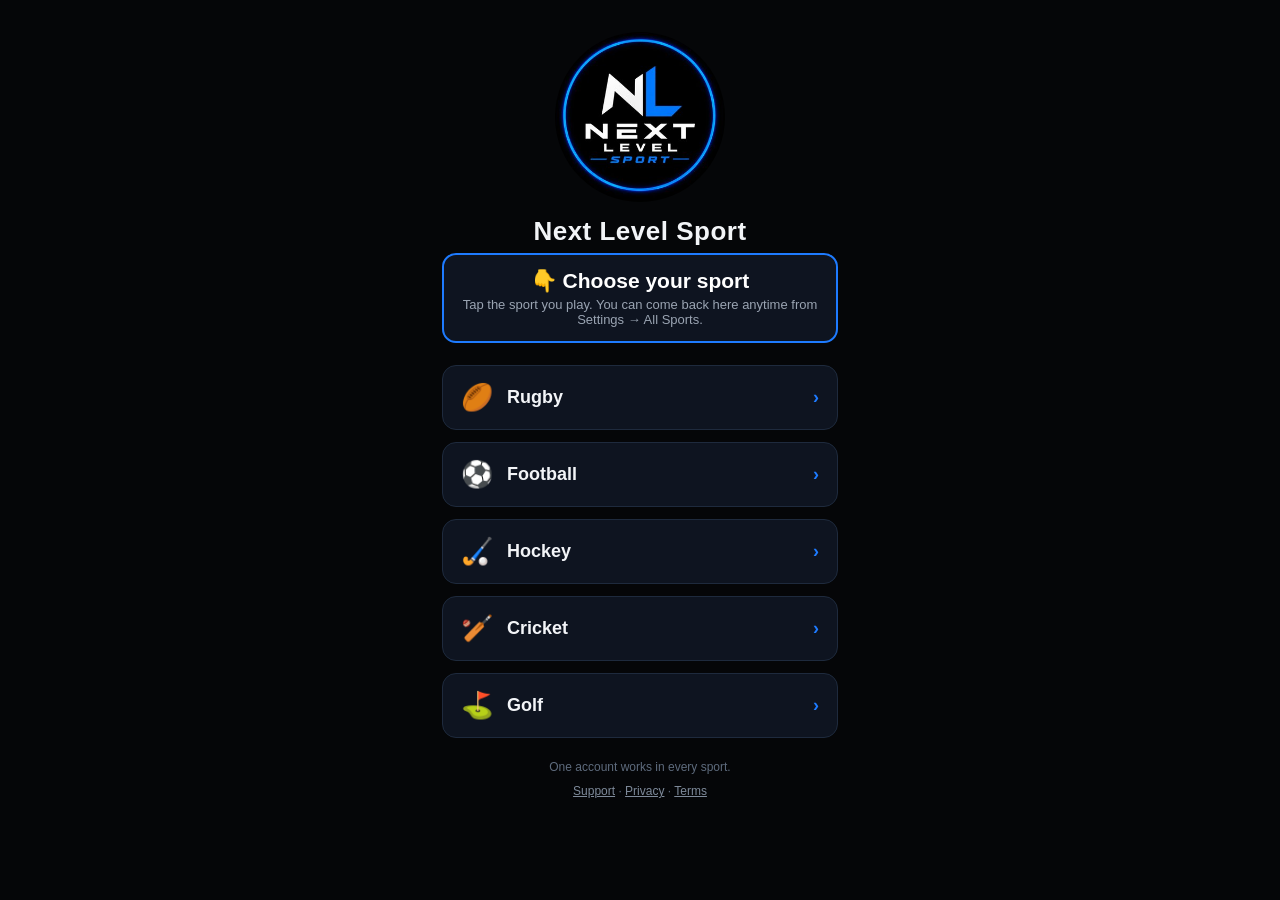
<file: site/index.html>
<!DOCTYPE html>
<html lang="en">
<head>
<meta charset="UTF-8" />
<meta name="viewport" content="width=device-width, initial-scale=1, viewport-fit=cover" />
<meta name="apple-mobile-web-app-capable" content="yes" />
<title>Next Level Sport</title>
<link rel="apple-touch-icon" sizes="180x180" href="apple-touch-icon.png" />
<link rel="icon" type="image/png" sizes="32x32" href="favicon-32.png" />
<link rel="manifest" href="manifest.webmanifest" />
<meta name="apple-mobile-web-app-title" content="Next Level" />
<meta name="theme-color" content="#000000" />
<style>
  :root { box-sizing: border-box; }
  *, *::before, *::after { box-sizing: inherit; }
  html, body { margin: 0; background: #050608; color: #F2F4F7; font-family: -apple-system, BlinkMacSystemFont, "Segoe UI", Roboto, sans-serif; }
  main { max-width: 440px; margin: 0 auto; padding: calc(env(safe-area-inset-top, 0px) + 32px) 22px calc(env(safe-area-inset-bottom, 0px) + 32px); text-align: center; }
  img { width: 170px; height: 170px; border-radius: 50%; display: block; margin: 0 auto 14px; }
  h1 { font-size: 26px; margin: 0 0 6px; letter-spacing: 0.5px; }
  .pick { background: #0E1420; border: 2px solid #1E7BFF; border-radius: 14px; padding: 14px 16px; margin: 4px 0 22px; }
  .pick b { display: block; font-size: 21px; color: #FFFFFF; }
  .pick span { display: block; font-size: 13px; color: #9AA4B2; margin-top: 4px; }
  a.sport { display: flex; align-items: center; gap: 14px; text-decoration: none; color: #F2F4F7; background: #0E1420; border: 1px solid #1E2A3D; border-radius: 14px; padding: 16px 18px; margin-bottom: 12px; font-size: 18px; font-weight: 600; }
  a.sport:hover, a.sport:active { border-color: #1E7BFF; background: #111B2C; }
  a.sport span.e { font-size: 26px; }
  a.sport span.go { margin-left: auto; color: #1E7BFF; }
  small { display: block; color: #5E6B7D; margin-top: 22px; font-size: 12px; }
</style>
</head>
<body>
<main>
  <img src="[data-uri]" alt="Next Level Sport logo" />
  <h1>Next Level Sport</h1>
  <div class="pick"><b>👇 Choose your sport</b><span>Tap the sport you play. You can come back here anytime from Settings → All Sports.</span></div>
  <a class="sport" href="rugby.html"><span class="e">🏉</span>Rugby<span class="go">›</span></a>
  <a class="sport" href="football.html"><span class="e">⚽</span>Football<span class="go">›</span></a>
  <a class="sport" href="hockey.html"><span class="e">🏑</span>Hockey<span class="go">›</span></a>
  <a class="sport" href="cricket.html"><span class="e">🏏</span>Cricket<span class="go">›</span></a>
  <a class="sport" href="golf.html"><span class="e">⛳</span>Golf<span class="go">›</span></a>
  <small>One account works in every sport.</small>
  <small style="margin-top:10px"><a href="support.html" style="color:#7E8A9A">Support</a> · <a href="privacy.html" style="color:#7E8A9A">Privacy</a> · <a href="terms.html" style="color:#7E8A9A">Terms</a></small>
</main>
<script>if("serviceWorker" in navigator&&(location.protocol==="https:"||location.hostname==="localhost"))addEventListener("load",function(){navigator.serviceWorker.register("sw.js").catch(function(){})});</script>
</body>
</html>
</file>
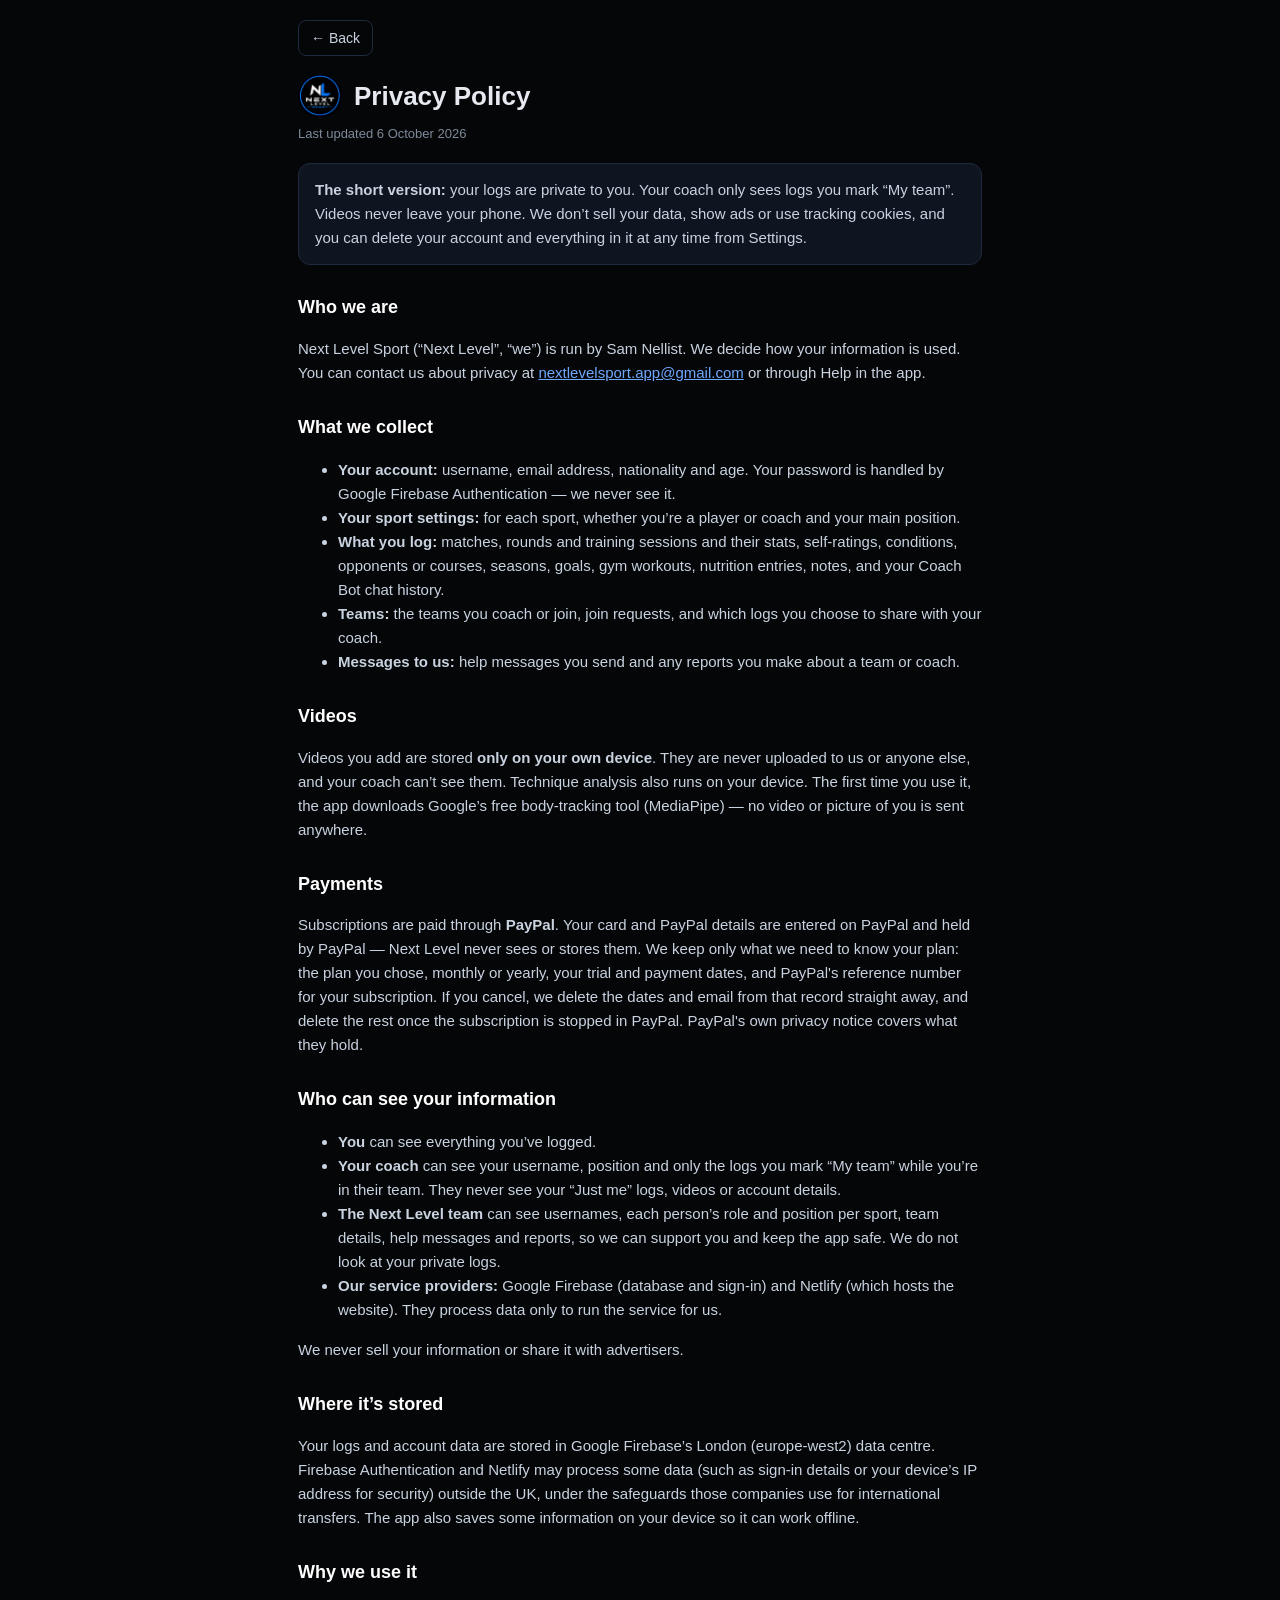
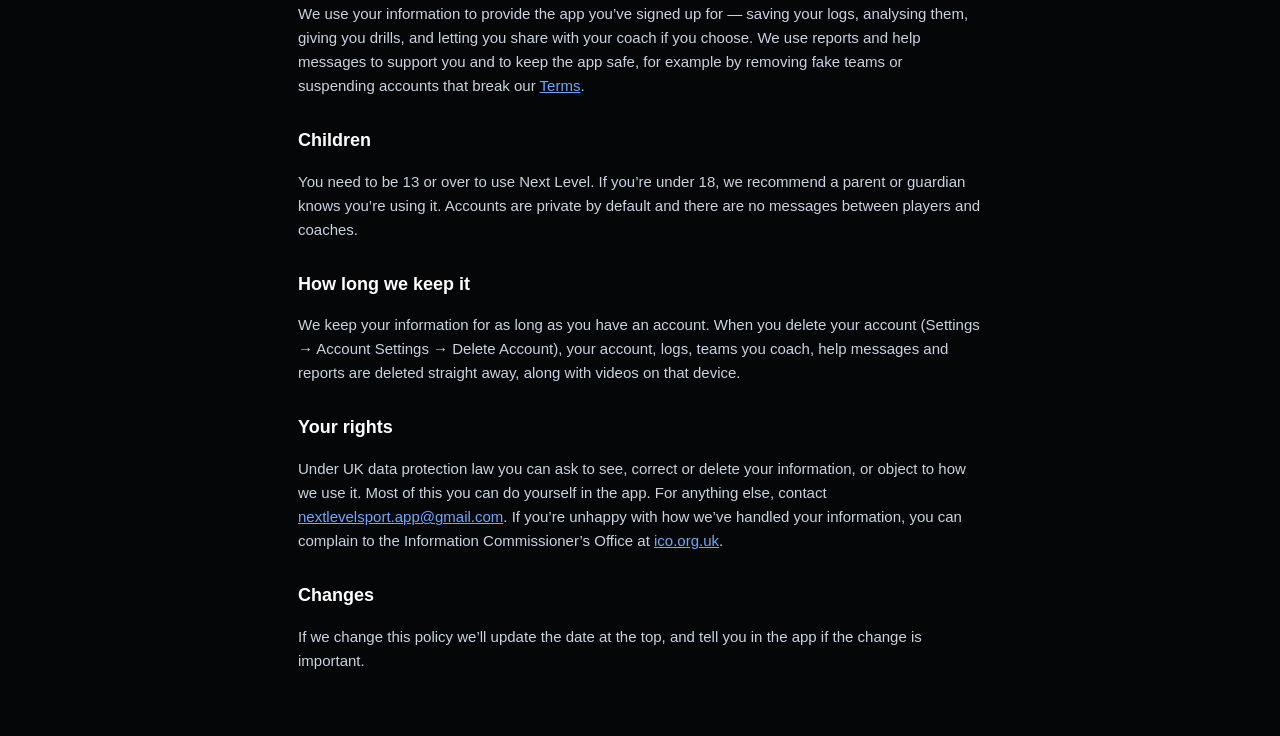
<file: site/privacy.html>
<!DOCTYPE html>
<html lang="en">
<head>
<meta charset="UTF-8" />
<meta name="viewport" content="width=device-width, initial-scale=1, viewport-fit=cover" />
<title>Privacy Policy · Next Level Sport</title>
<link rel="apple-touch-icon" sizes="180x180" href="apple-touch-icon.png" />
<link rel="icon" type="image/png" sizes="32x32" href="favicon-32.png" />
<meta name="theme-color" content="#000000" />
<style>
  :root { color-scheme: dark; }
  * { box-sizing: border-box; }
  html, body { margin: 0; background: #050608; color: #E6EAF0; font-family: -apple-system, BlinkMacSystemFont, "Segoe UI", Roboto, sans-serif; line-height: 1.6; }
  main { max-width: 720px; margin: 0 auto; padding: calc(env(safe-area-inset-top, 0px) + 20px) 18px calc(env(safe-area-inset-bottom, 0px) + 48px); }
  a { color: #6FA8FF; }
  .back { display: inline-block; text-decoration: none; color: #C9D3E0; border: 1px solid #1E2A3D; border-radius: 8px; padding: 6px 12px; font-size: 14px; margin-bottom: 18px; }
  header { display: flex; align-items: center; gap: 12px; margin-bottom: 6px; }
  header img { width: 44px; height: 44px; border-radius: 50%; }
  h1 { font-size: 26px; margin: 0; }
  h2 { font-size: 18px; margin: 28px 0 6px; color: #FFFFFF; }
  p, li { font-size: 15px; color: #C9D3E0; }
  .updated { color: #7E8A9A; font-size: 13px; margin: 0 0 18px; }
  .box { background: #0E1420; border: 1px solid #1E2A3D; border-radius: 12px; padding: 14px 16px; margin: 14px 0; }
  mark { background: #FFE066; color: #111; padding: 0 4px; border-radius: 3px; }
  details { background: #0E1420; border: 1px solid #1E2A3D; border-radius: 10px; padding: 10px 14px; margin: 8px 0; }
  summary { cursor: pointer; font-weight: 600; color: #FFFFFF; }
</style>
</head>
<body>
<main>
<a class="back" href="index.html" onclick="if (history.length > 1) { history.back(); return false; }">← Back</a>
<header><img src="apple-touch-icon.png" alt="" /><h1>Privacy Policy</h1></header>
<p class="updated">Last updated 6 October 2026</p>
<div class="box"><p style="margin:0"><strong>The short version:</strong> your logs are private to you. Your coach only sees logs you mark “My team”. Videos never leave your phone. We don’t sell your data, show ads or use tracking cookies, and you can delete your account and everything in it at any time from Settings.</p></div>

<h2>Who we are</h2>
<p>Next Level Sport (“Next Level”, “we”) is run by Sam Nellist. We decide how your information is used. You can contact us about privacy at <a href="mailto:nextlevelsport.app@gmail.com">nextlevelsport.app@gmail.com</a> or through Help in the app.</p>

<h2>What we collect</h2>
<ul>
  <li><strong>Your account:</strong> username, email address, nationality and age. Your password is handled by Google Firebase Authentication — we never see it.</li>
  <li><strong>Your sport settings:</strong> for each sport, whether you’re a player or coach and your main position.</li>
  <li><strong>What you log:</strong> matches, rounds and training sessions and their stats, self-ratings, conditions, opponents or courses, seasons, goals, gym workouts, nutrition entries, notes, and your Coach Bot chat history.</li>
  <li><strong>Teams:</strong> the teams you coach or join, join requests, and which logs you choose to share with your coach.</li>
  <li><strong>Messages to us:</strong> help messages you send and any reports you make about a team or coach.</li>
</ul>

<h2>Videos</h2>
<p>Videos you add are stored <strong>only on your own device</strong>. They are never uploaded to us or anyone else, and your coach can’t see them. Technique analysis also runs on your device. The first time you use it, the app downloads Google’s free body-tracking tool (MediaPipe) — no video or picture of you is sent anywhere.</p>

<h2>Payments</h2>
<p>Subscriptions are paid through <strong>PayPal</strong>. Your card and PayPal details are entered on PayPal and held by PayPal — Next Level never sees or stores them. We keep only what we need to know your plan: the plan you chose, monthly or yearly, your trial and payment dates, and PayPal's reference number for your subscription. If you cancel, we delete the dates and email from that record straight away, and delete the rest once the subscription is stopped in PayPal. PayPal's own privacy notice covers what they hold.</p>

<h2>Who can see your information</h2>
<ul>
  <li><strong>You</strong> can see everything you’ve logged.</li>
  <li><strong>Your coach</strong> can see your username, position and only the logs you mark “My team” while you’re in their team. They never see your “Just me” logs, videos or account details.</li>
  <li><strong>The Next Level team</strong> can see usernames, each person’s role and position per sport, team details, help messages and reports, so we can support you and keep the app safe. We do not look at your private logs.</li>
  <li><strong>Our service providers:</strong> Google Firebase (database and sign-in) and Netlify (which hosts the website). They process data only to run the service for us.</li>
</ul>
<p>We never sell your information or share it with advertisers.</p>

<h2>Where it’s stored</h2>
<p>Your logs and account data are stored in Google Firebase’s London (europe-west2) data centre. Firebase Authentication and Netlify may process some data (such as sign-in details or your device’s IP address for security) outside the UK, under the safeguards those companies use for international transfers. The app also saves some information on your device so it can work offline.</p>

<h2>Why we use it</h2>
<p>We use your information to provide the app you’ve signed up for — saving your logs, analysing them, giving you drills, and letting you share with your coach if you choose. We use reports and help messages to support you and to keep the app safe, for example by removing fake teams or suspending accounts that break our <a href="terms.html">Terms</a>.</p>

<h2>Children</h2>
<p>You need to be 13 or over to use Next Level. If you’re under 18, we recommend a parent or guardian knows you’re using it. Accounts are private by default and there are no messages between players and coaches.</p>

<h2>How long we keep it</h2>
<p>We keep your information for as long as you have an account. When you delete your account (Settings → Account Settings → Delete Account), your account, logs, teams you coach, help messages and reports are deleted straight away, along with videos on that device.</p>

<h2>Your rights</h2>
<p>Under UK data protection law you can ask to see, correct or delete your information, or object to how we use it. Most of this you can do yourself in the app. For anything else, contact <a href="mailto:nextlevelsport.app@gmail.com">nextlevelsport.app@gmail.com</a>. If you’re unhappy with how we’ve handled your information, you can complain to the Information Commissioner’s Office at <a href="https://ico.org.uk" target="_blank" rel="noopener">ico.org.uk</a>.</p>

<h2>Changes</h2>
<p>If we change this policy we’ll update the date at the top, and tell you in the app if the change is important.</p>

</main>
</body>
</html>
</file>
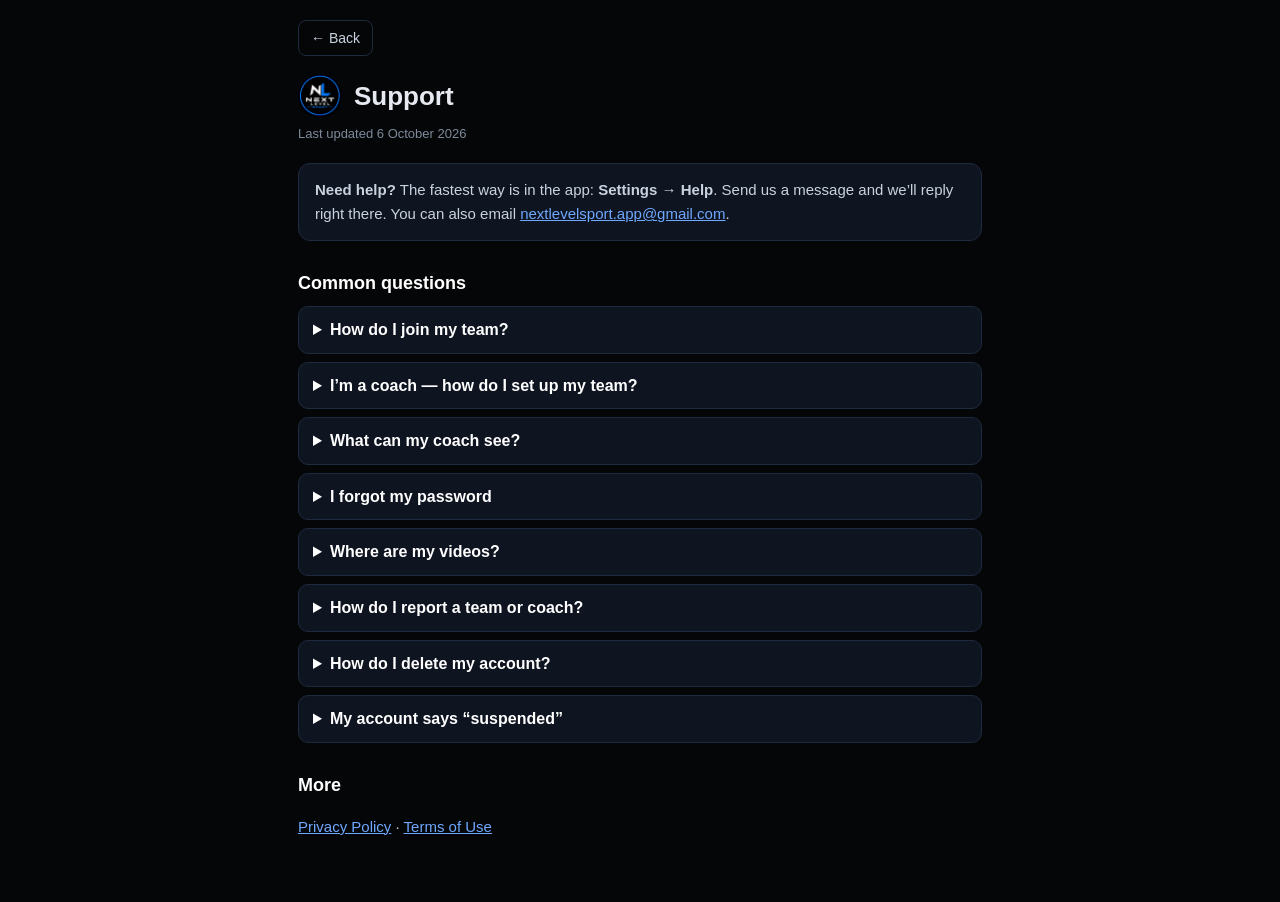
<file: site/support.html>
<!DOCTYPE html>
<html lang="en">
<head>
<meta charset="UTF-8" />
<meta name="viewport" content="width=device-width, initial-scale=1, viewport-fit=cover" />
<title>Support · Next Level Sport</title>
<link rel="apple-touch-icon" sizes="180x180" href="apple-touch-icon.png" />
<link rel="icon" type="image/png" sizes="32x32" href="favicon-32.png" />
<meta name="theme-color" content="#000000" />
<style>
  :root { color-scheme: dark; }
  * { box-sizing: border-box; }
  html, body { margin: 0; background: #050608; color: #E6EAF0; font-family: -apple-system, BlinkMacSystemFont, "Segoe UI", Roboto, sans-serif; line-height: 1.6; }
  main { max-width: 720px; margin: 0 auto; padding: calc(env(safe-area-inset-top, 0px) + 20px) 18px calc(env(safe-area-inset-bottom, 0px) + 48px); }
  a { color: #6FA8FF; }
  .back { display: inline-block; text-decoration: none; color: #C9D3E0; border: 1px solid #1E2A3D; border-radius: 8px; padding: 6px 12px; font-size: 14px; margin-bottom: 18px; }
  header { display: flex; align-items: center; gap: 12px; margin-bottom: 6px; }
  header img { width: 44px; height: 44px; border-radius: 50%; }
  h1 { font-size: 26px; margin: 0; }
  h2 { font-size: 18px; margin: 28px 0 6px; color: #FFFFFF; }
  p, li { font-size: 15px; color: #C9D3E0; }
  .updated { color: #7E8A9A; font-size: 13px; margin: 0 0 18px; }
  .box { background: #0E1420; border: 1px solid #1E2A3D; border-radius: 12px; padding: 14px 16px; margin: 14px 0; }
  mark { background: #FFE066; color: #111; padding: 0 4px; border-radius: 3px; }
  details { background: #0E1420; border: 1px solid #1E2A3D; border-radius: 10px; padding: 10px 14px; margin: 8px 0; }
  summary { cursor: pointer; font-weight: 600; color: #FFFFFF; }
</style>
</head>
<body>
<main>
<a class="back" href="index.html" onclick="if (history.length > 1) { history.back(); return false; }">← Back</a>
<header><img src="apple-touch-icon.png" alt="" /><h1>Support</h1></header>
<p class="updated">Last updated 6 October 2026</p>
<div class="box"><p style="margin:0"><strong>Need help?</strong> The fastest way is in the app: <strong>Settings → Help</strong>. Send us a message and we’ll reply right there. You can also email <a href="mailto:nextlevelsport.app@gmail.com">nextlevelsport.app@gmail.com</a>.</p></div>

<h2>Common questions</h2>
<details><summary>How do I join my team?</summary><p>Ask your coach for your team’s 6-character join code (like HQ7-4KD). Open your sport, tap “With a team”, enter the code and tap Ask to Join. Your coach then accepts you.</p></details>
<details><summary>I’m a coach — how do I set up my team?</summary><p>Open your sport and tap “I’m a coach” (or change your role in Settings → Account Settings → Your Role). Create your team and you’ll get a join code to give your players. Accept their requests on your Coach Dashboard.</p></details>
<details><summary>What can my coach see?</summary><p>Only the logs you mark “My team”. Your “Just me” logs and your videos are private to you.</p></details>
<details><summary>I forgot my password</summary><p>On the Log In screen, type your email and tap “Forgot password?”. We’ll email you a link to set a new one (check your junk folder).</p></details>
<details><summary>Where are my videos?</summary><p>Videos are saved only on the phone you added them from, so they won’t appear on another device. Adding the app to your Home Screen helps your phone keep them safe.</p></details>
<details><summary>How do I report a team or coach?</summary><p>Go to Settings → Account Settings → Your Team and tap “Report this team or coach”. It comes straight to us.</p></details>
<details><summary>How do I delete my account?</summary><p>Go to Settings → Account Settings → Delete Account and confirm with your password. This permanently deletes your account and everything in it, in every sport.</p></details>
<details><summary>My account says “suspended”</summary><p>Accounts are suspended if they break our <a href="terms.html">Terms</a>. If you think it’s a mistake, email <a href="mailto:nextlevelsport.app@gmail.com">nextlevelsport.app@gmail.com</a> with your username.</p></details>

<h2>More</h2>
<p><a href="privacy.html">Privacy Policy</a> · <a href="terms.html">Terms of Use</a></p>

</main>
</body>
</html>
</file>
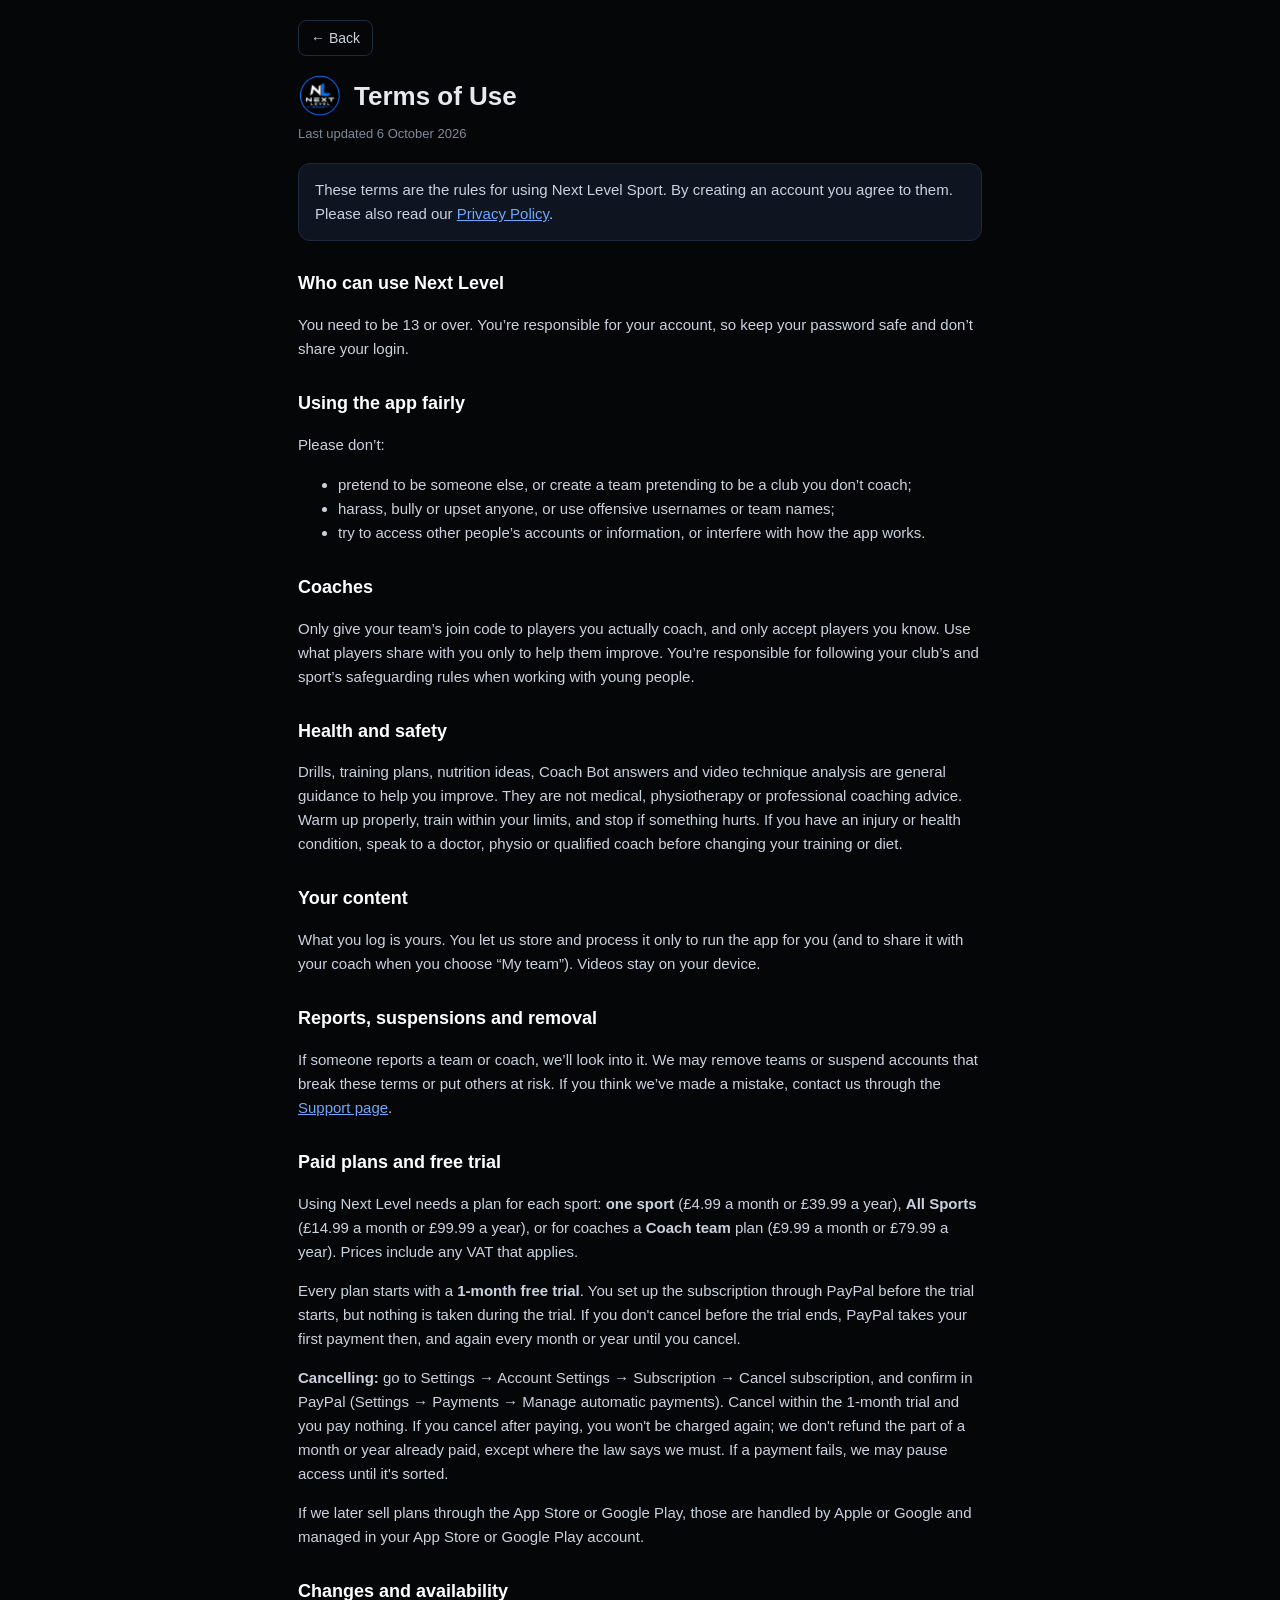
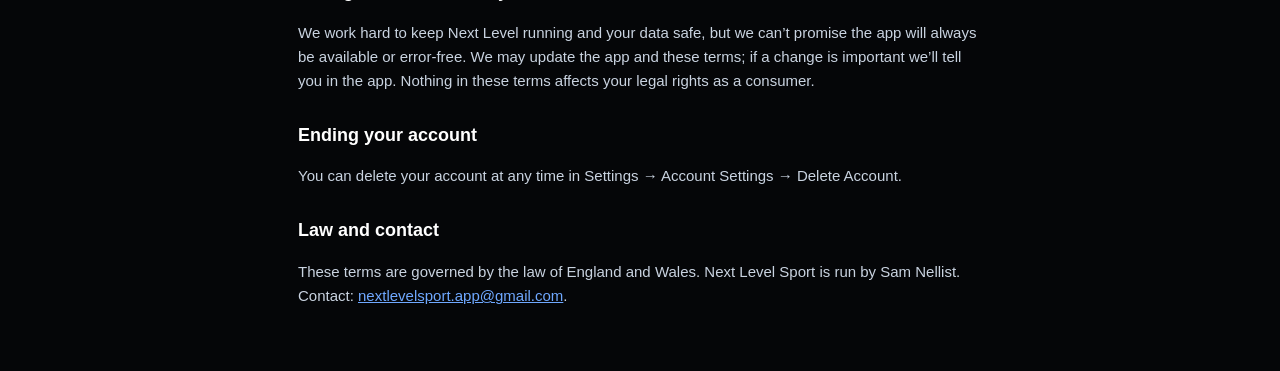
<file: site/terms.html>
<!DOCTYPE html>
<html lang="en">
<head>
<meta charset="UTF-8" />
<meta name="viewport" content="width=device-width, initial-scale=1, viewport-fit=cover" />
<title>Terms of Use · Next Level Sport</title>
<link rel="apple-touch-icon" sizes="180x180" href="apple-touch-icon.png" />
<link rel="icon" type="image/png" sizes="32x32" href="favicon-32.png" />
<meta name="theme-color" content="#000000" />
<style>
  :root { color-scheme: dark; }
  * { box-sizing: border-box; }
  html, body { margin: 0; background: #050608; color: #E6EAF0; font-family: -apple-system, BlinkMacSystemFont, "Segoe UI", Roboto, sans-serif; line-height: 1.6; }
  main { max-width: 720px; margin: 0 auto; padding: calc(env(safe-area-inset-top, 0px) + 20px) 18px calc(env(safe-area-inset-bottom, 0px) + 48px); }
  a { color: #6FA8FF; }
  .back { display: inline-block; text-decoration: none; color: #C9D3E0; border: 1px solid #1E2A3D; border-radius: 8px; padding: 6px 12px; font-size: 14px; margin-bottom: 18px; }
  header { display: flex; align-items: center; gap: 12px; margin-bottom: 6px; }
  header img { width: 44px; height: 44px; border-radius: 50%; }
  h1 { font-size: 26px; margin: 0; }
  h2 { font-size: 18px; margin: 28px 0 6px; color: #FFFFFF; }
  p, li { font-size: 15px; color: #C9D3E0; }
  .updated { color: #7E8A9A; font-size: 13px; margin: 0 0 18px; }
  .box { background: #0E1420; border: 1px solid #1E2A3D; border-radius: 12px; padding: 14px 16px; margin: 14px 0; }
  mark { background: #FFE066; color: #111; padding: 0 4px; border-radius: 3px; }
  details { background: #0E1420; border: 1px solid #1E2A3D; border-radius: 10px; padding: 10px 14px; margin: 8px 0; }
  summary { cursor: pointer; font-weight: 600; color: #FFFFFF; }
</style>
</head>
<body>
<main>
<a class="back" href="index.html" onclick="if (history.length > 1) { history.back(); return false; }">← Back</a>
<header><img src="apple-touch-icon.png" alt="" /><h1>Terms of Use</h1></header>
<p class="updated">Last updated 6 October 2026</p>
<div class="box"><p style="margin:0">These terms are the rules for using Next Level Sport. By creating an account you agree to them. Please also read our <a href="privacy.html">Privacy Policy</a>.</p></div>

<h2>Who can use Next Level</h2>
<p>You need to be 13 or over. You’re responsible for your account, so keep your password safe and don’t share your login.</p>

<h2>Using the app fairly</h2>
<p>Please don’t:</p>
<ul>
  <li>pretend to be someone else, or create a team pretending to be a club you don’t coach;</li>
  <li>harass, bully or upset anyone, or use offensive usernames or team names;</li>
  <li>try to access other people’s accounts or information, or interfere with how the app works.</li>
</ul>

<h2>Coaches</h2>
<p>Only give your team’s join code to players you actually coach, and only accept players you know. Use what players share with you only to help them improve. You’re responsible for following your club’s and sport’s safeguarding rules when working with young people.</p>

<h2>Health and safety</h2>
<p>Drills, training plans, nutrition ideas, Coach Bot answers and video technique analysis are general guidance to help you improve. They are not medical, physiotherapy or professional coaching advice. Warm up properly, train within your limits, and stop if something hurts. If you have an injury or health condition, speak to a doctor, physio or qualified coach before changing your training or diet.</p>

<h2>Your content</h2>
<p>What you log is yours. You let us store and process it only to run the app for you (and to share it with your coach when you choose “My team”). Videos stay on your device.</p>

<h2>Reports, suspensions and removal</h2>
<p>If someone reports a team or coach, we’ll look into it. We may remove teams or suspend accounts that break these terms or put others at risk. If you think we’ve made a mistake, contact us through the <a href="support.html">Support page</a>.</p>

<h2>Paid plans and free trial</h2>
<p>Using Next Level needs a plan for each sport: <strong>one sport</strong> (£4.99 a month or £39.99 a year), <strong>All Sports</strong> (£14.99 a month or £99.99 a year), or for coaches a <strong>Coach team</strong> plan (£9.99 a month or £79.99 a year). Prices include any VAT that applies.</p>
<p>Every plan starts with a <strong>1-month free trial</strong>. You set up the subscription through PayPal before the trial starts, but nothing is taken during the trial. If you don't cancel before the trial ends, PayPal takes your first payment then, and again every month or year until you cancel.</p>
<p><strong>Cancelling:</strong> go to Settings → Account Settings → Subscription → Cancel subscription, and confirm in PayPal (Settings → Payments → Manage automatic payments). Cancel within the 1-month trial and you pay nothing. If you cancel after paying, you won't be charged again; we don't refund the part of a month or year already paid, except where the law says we must. If a payment fails, we may pause access until it's sorted.</p>
<p>If we later sell plans through the App Store or Google Play, those are handled by Apple or Google and managed in your App Store or Google Play account.</p>

<h2>Changes and availability</h2>
<p>We work hard to keep Next Level running and your data safe, but we can’t promise the app will always be available or error-free. We may update the app and these terms; if a change is important we’ll tell you in the app. Nothing in these terms affects your legal rights as a consumer.</p>

<h2>Ending your account</h2>
<p>You can delete your account at any time in Settings → Account Settings → Delete Account.</p>

<h2>Law and contact</h2>
<p>These terms are governed by the law of England and Wales. Next Level Sport is run by Sam Nellist. Contact: <a href="mailto:nextlevelsport.app@gmail.com">nextlevelsport.app@gmail.com</a>.</p>

</main>
</body>
</html>
</file>
